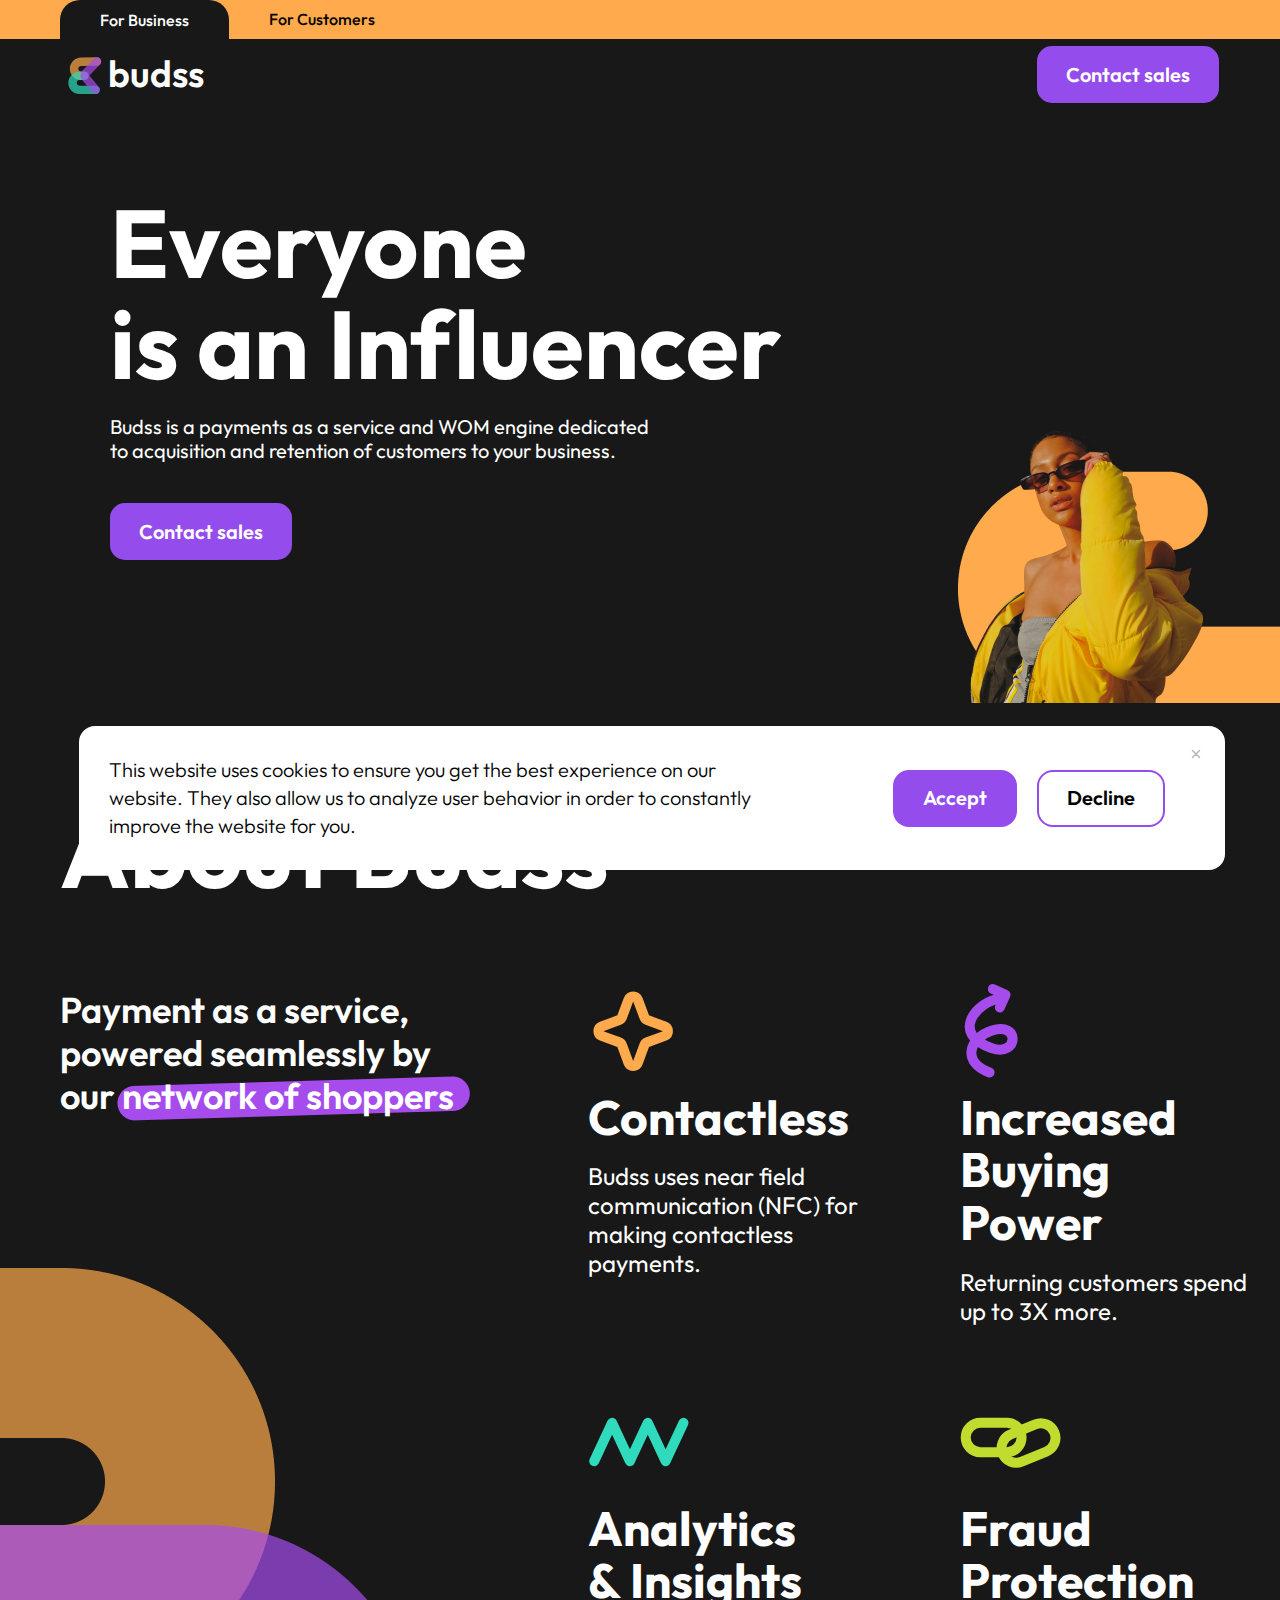
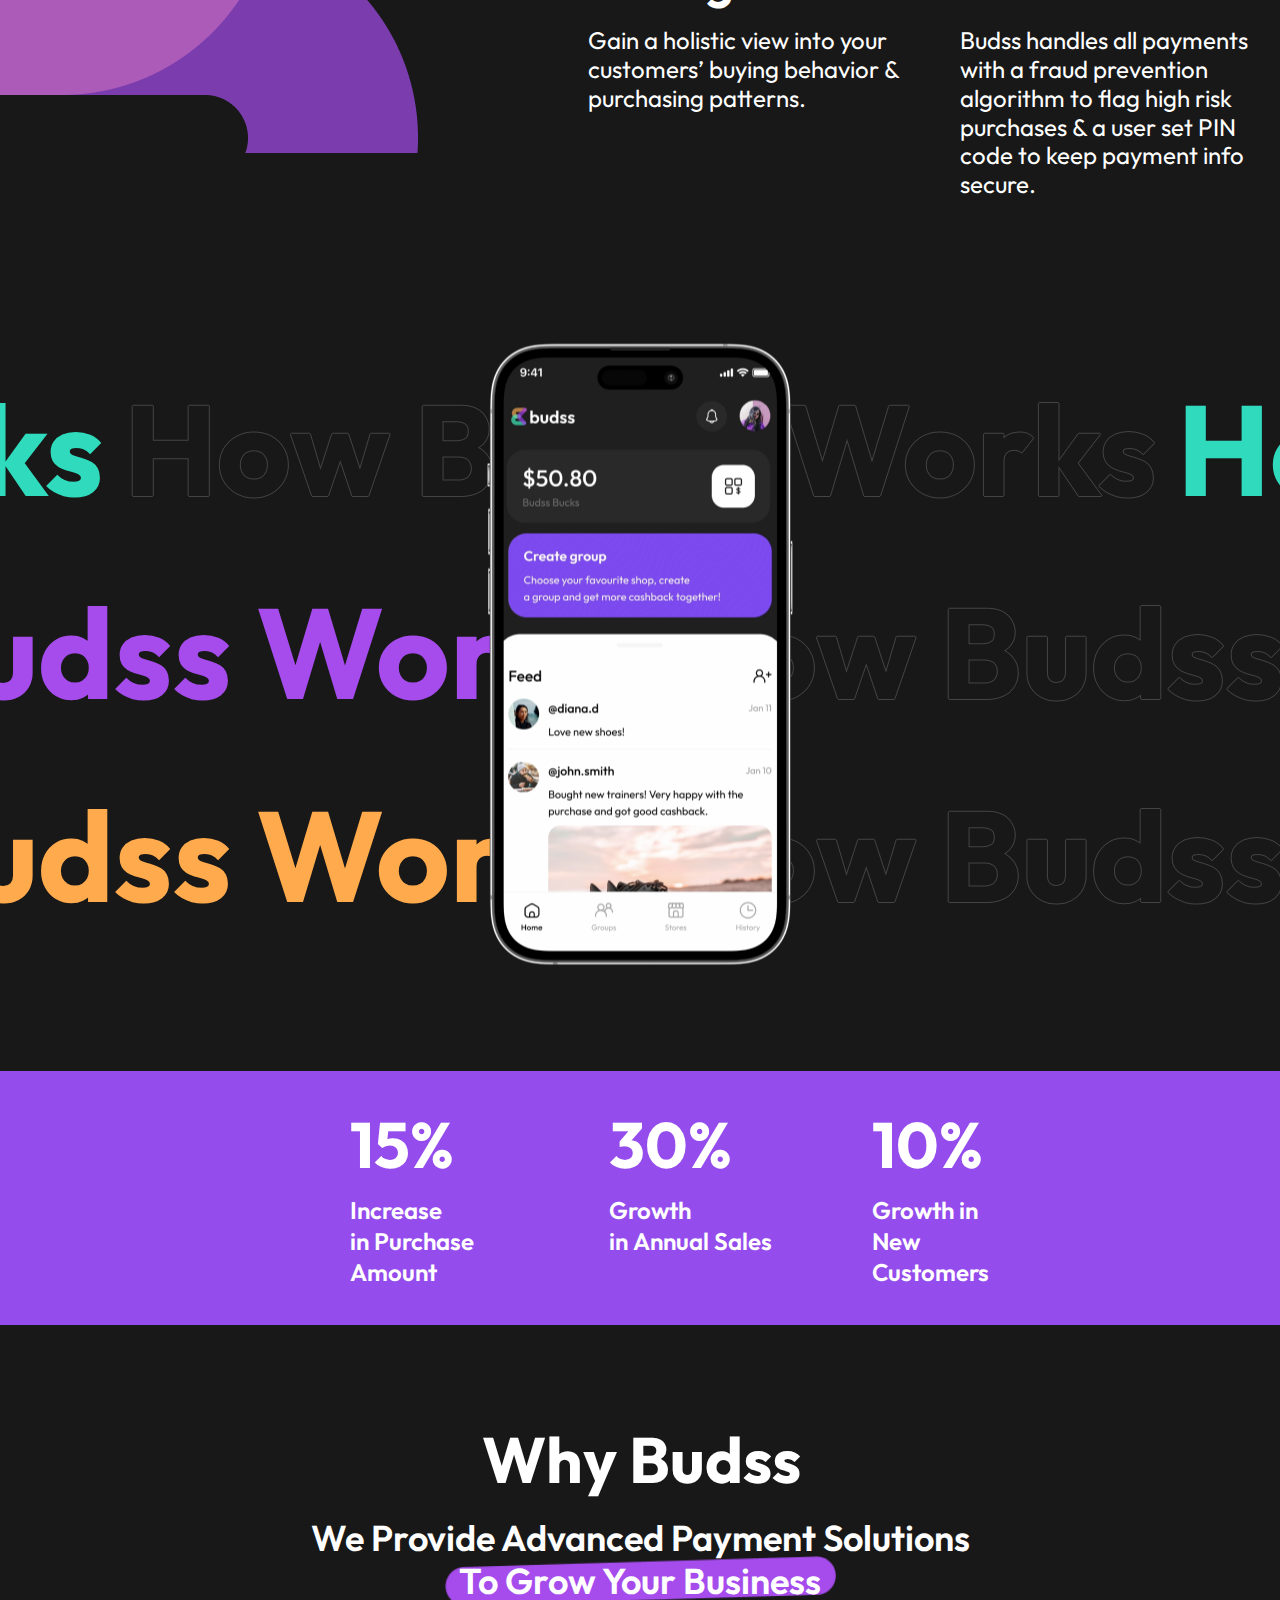
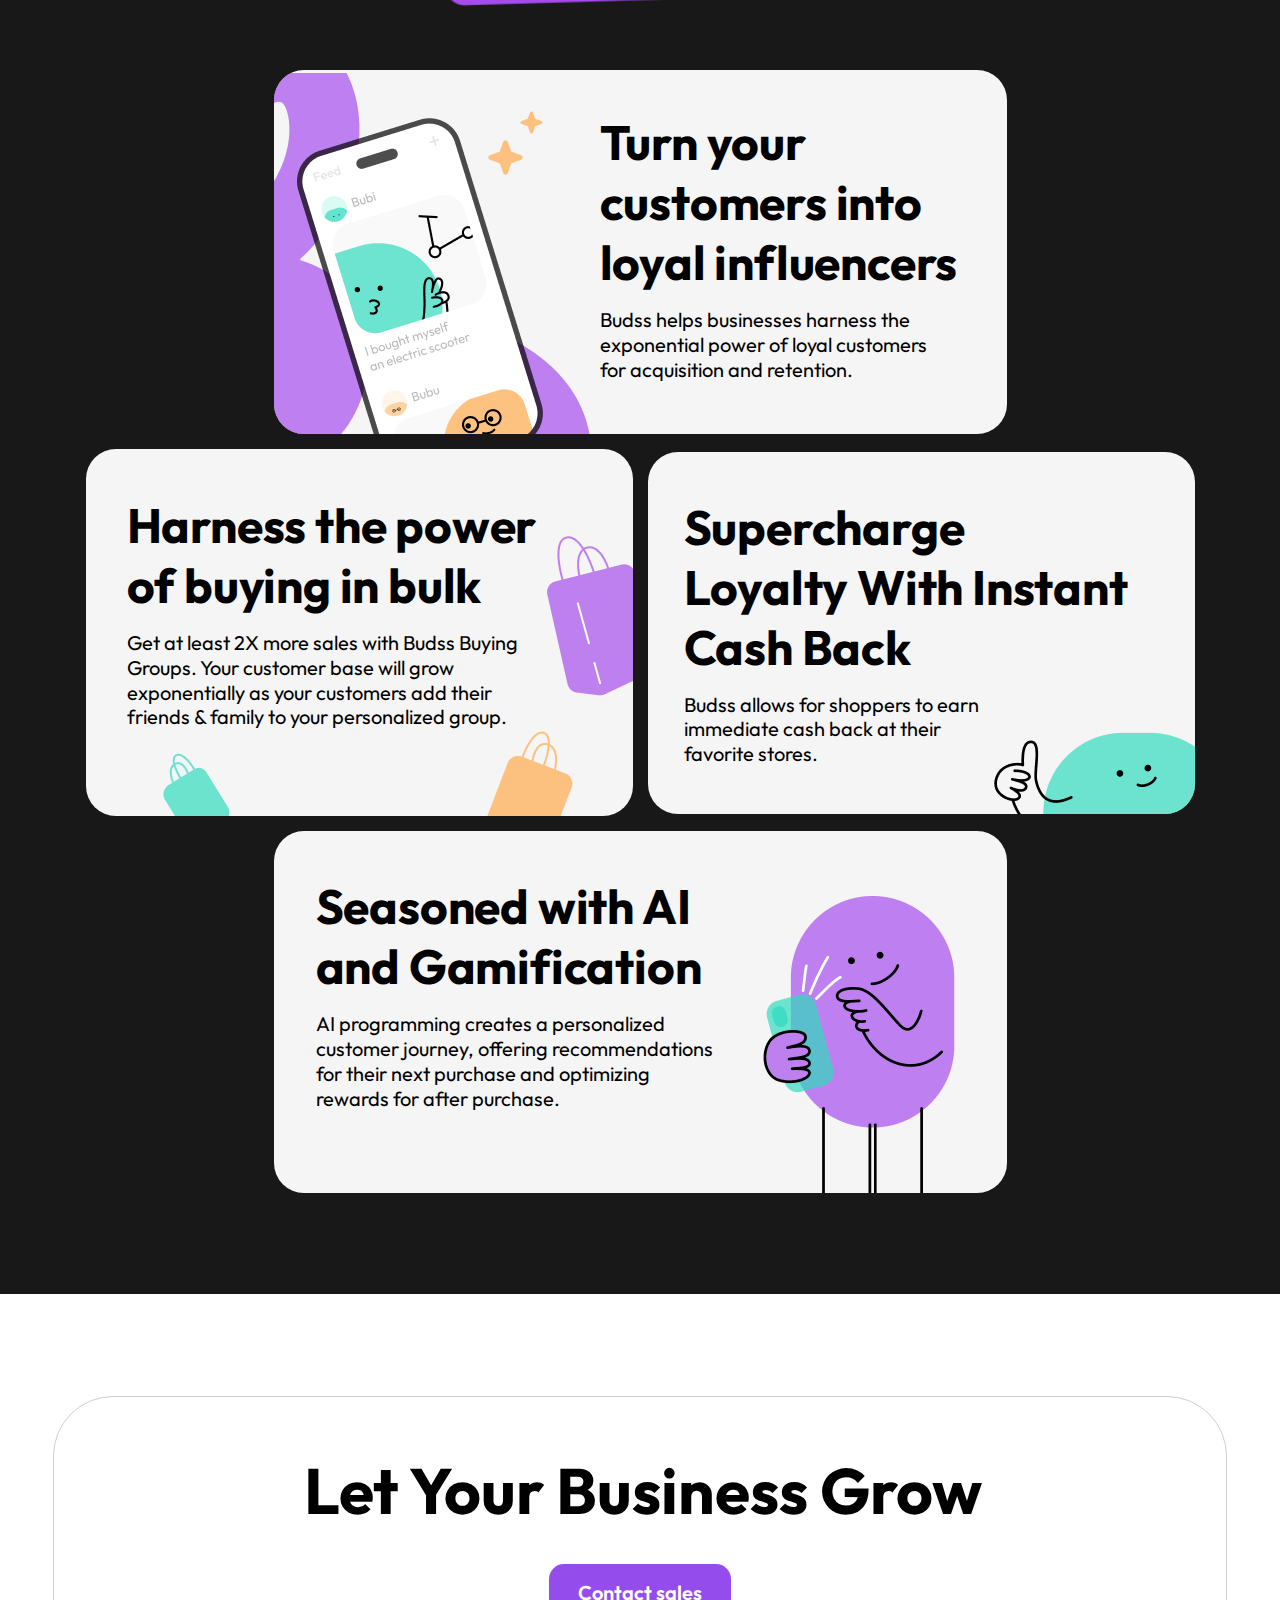
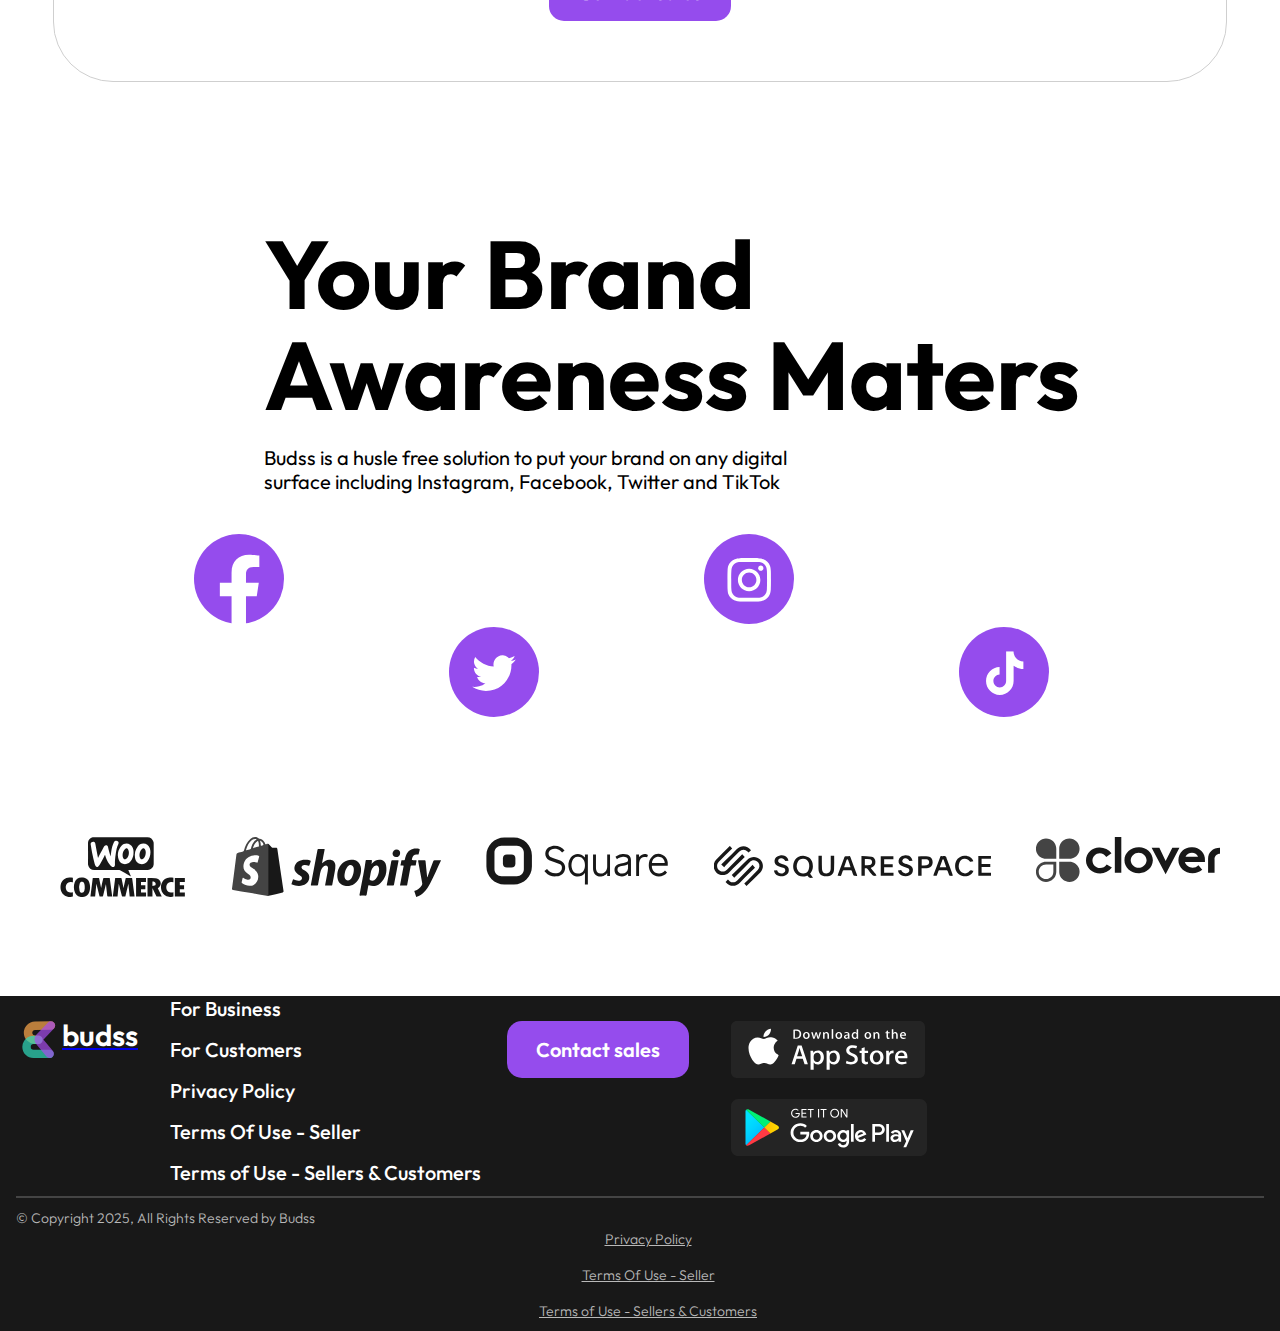
<file: index.html>
<!DOCTYPE html>
<html lang="en">
  <head>
    <meta charset="UTF-8" />
    <meta name="viewport" content="width=device-width, initial-scale=1.0" />
    <link rel="stylesheet" href="./styles/index.css" />
    <title>Budds</title>
  </head>
  <body class="root">
    <div class="content">
      <header class="header">
        <nav class="header__navigation">
          <ul class="header__navigation-list">
            <li class="header__navigation-item header__navigation-item_active"><a href="#" class="header__navigation-item-link header__navigation-item-link_active">For Business</a></li>
            <li class="header__navigation-item"><a href="#" class="header__navigation-item-link">For Customers</a></li>
          </ul>
        </nav>
        <div class="header__menu">
          <div class="header__menu-container">
            <a href="#">
              <picture>
                <source srcset="static/header-logo-large.svg" media="(min-width: 1000px)" />
                <img class="header__menu-logo" src="static/header-logo.svg" alt="Website logo" />
              </picture>
            </a>
            <h1 class="header__menu-name">budss</h1>
          </div>
          <button class="header__menu-toggle" aria-label="Open menu"></button>
          <button class="header__button">Contact sales</button>
        </div>
      </header>
      <main class="main main_active-fixed">
        <section class="hero">
          <div class="hero__container">
            <h2 class="hero__title">
              Everyone<br />
              is an Influencer
            </h2>
            <p class="hero__subtitle">Budss is a payments as a service and WOM engine dedicated to acquisition and retention of customers to your business.</p>
            <button class="hero__button">Contact sales</button>
          </div>
          <div class="hero__image-container">
            <picture>
              <source srcset="/static/hero-vector-large.png" media="(min-width: 1340px)" />
              <img class="hero__image-vector" src="static/hero-vector.png" alt="Figure" />
            </picture>
            <picture>
              <source srcset="/static/hero-large.png" media="(min-width: 1340px)" />
              <img class="hero__image" src="static/hero.png" alt="Photo of a girl" />
            </picture>
          </div>
        </section>
        <section class="about">
          <div class="about__container-title">
            <h2 class="about__title">About Budss</h2>
          </div>
          <div class="about__container-content">
            <div class="about__container-content-description">
              <p class="about__paragraph">Payment as a service, powered seamlessly by our network of shoppers</p>
              <img class="about__figure" src="static/about-figure.png" alt="Figure" />
            </div>
            <div class="about__container-items">
              <div class="about__container-item">
                <div class="about__container-figure">
                  <img class="about__item-figure" src="static/about-contactless-figure.svg" alt="Star Shape" />
                </div>
                <h3 class="about__item-title">Contactless</h3>
                <p class="about__item-subtitle">Budss uses near field communication (NFC) for making contactless payments.</p>
              </div>
              <div class="about__container-item">
                <div class="about__container-figure">
                  <img class="about__item-figure" src="static/about-buyingPower-figure.svg" alt="Arrow Shape" />
                </div>
                <h3 class="about__item-title">Increased Buying Power</h3>
                <p class="about__item-subtitle">Returning customers spend up to 3X more.</p>
              </div>
              <div class="about__container-item">
                <div class="about__container-figure">
                  <img class="about__item-figure" src="static/about-Analytics-figure.svg" alt="Analytics Shape" />
                </div>
                <h3 class="about__item-title">Analytics & Insights</h3>
                <p class="about__item-subtitle">Gain a holistic view into your customers’ buying behavior & purchasing patterns.</p>
              </div>
              <div class="about__container-item">
                <div class="about__container-figure">
                  <img class="about__item-figure" src="static/about-Fraud-figure.svg" alt="Paper Clip Shape" />
                </div>
                <h3 class="about__item-title">Fraud Protection</h3>
                <p class="about__item-subtitle">Budss handles all payments with a fraud prevention algorithm to flag high risk purchases & a user set PIN code to keep payment info secure.</p>
              </div>
            </div>
          </div>
        </section>
        <div class="mobile-app">
          <div class="mobile-app__container">
            <span class="mobile-app__text mobile-app__text_first">How Budss Works</span>
            <span class="mobile-app__text mobile-app__text_transparent">How Budss Works</span>
            <span class="mobile-app__text mobile-app__text_first">How Budss Works</span>
            <span class="mobile-app__text mobile-app__text_transparent">How Budss Works</span>
            <span class="mobile-app__text mobile-app__text_first">How Budss Works</span>
            <span class="mobile-app__text mobile-app__text_transparent">How Budss Works</span>
            <span class="mobile-app__text mobile-app__text_first">How Budss Works</span>
          </div>
          <div class="mobile-app__container">
            <span class="mobile-app__text mobile-app__text_second">How Budss Works</span>
            <span class="mobile-app__text mobile-app__text_transparent">How Budss Works</span>
            <span class="mobile-app__text mobile-app__text_second">How Budss Works</span>
            <span class="mobile-app__text mobile-app__text_transparent">How Budss Works</span>
            <span class="mobile-app__text mobile-app__text_second">How Budss Works</span>
            <span class="mobile-app__text mobile-app__text_transparent">How Budss Works</span>
          </div>
          <div class="mobile-app__container">
            <span class="mobile-app__text mobile-app__text_third">How Budss Works</span>
            <span class="mobile-app__text mobile-app__text_transparent">How Budss Works</span>
            <span class="mobile-app__text mobile-app__text_third">How Budss Works</span>
            <span class="mobile-app__text mobile-app__text_transparent">How Budss Works</span>
            <span class="mobile-app__text mobile-app__text_third">How Budss Works</span>
            <span class="mobile-app__text mobile-app__text_transparent">How Budss Works</span>
          </div>
          <picture>
            <source srcset="/static/mobile-img-large.png" media="(min-width: 1000px)" />
            <img class="mobile-app__image" src="/static/mobile-img.png" alt="Screenshot of the Budss mobile app" />
          </picture>
        </div>
        <div class="statistics">
          <div class="statistics__container">
            <span class="statistics__percent">15%</span>
            <p class="statistics__info">Increase in Purchase Amount</p>
          </div>
          <div class="statistics__container">
            <span class="statistics__percent">30%</span>
            <p class="statistics__info">Growth in Annual Sales</p>
          </div>
          <div class="statistics__container">
            <span class="statistics__percent">10%</span>
            <p class="statistics__info">Growth in New Customers</p>
          </div>
        </div>
        <section class="card-zone">
          <div class="card-zone__container">
            <h2 class="card-zone__title">Why Budss</h2>
            <div class="card-zone__container-subtitle">
              <p class="card-zone__subtitle">We Provide Advanced Payment Solutions To Grow Your Business</p>
            </div>
          </div>
          <div class="card-zone__container-cards">
            <div class="card-zone__container-card">
              <div class="card-zone__container-description">
                <h3 class="card-zone__card-title">Turn your customers into loyal influencers</h3>
                <p class="card-zone__card-subtitle">Budss helps businesses harness the exponential power of loyal customers for acquisition and retention.</p>
              </div>
              <div class="card-zone__container-image">
                <picture>
                  <source srcset="static/first-card-image-large.png" media="(min-width: 1000px)" />
                  <img class="card-zone__image-first" src="static/first-card-image.png" alt="Mobile application with figures" />
                </picture>
              </div>
            </div>
            <div class="card-zone__container-card">
              <div class="card-zone__container-description">
                <h3 class="card-zone__card-title">Harness the power of buying in bulk</h3>
                <p class="card-zone__card-subtitle">Get at least 2X more sales with Budss Buying Groups. Your customer base will grow exponentially as your customers add their friends & family to your personalized group.</p>
              </div>
              <div class="card-zone__container-image">
                <picture>
                  <source srcset="static/second-card-image-left-large.png" media="(min-width: 1000px)" />
                  <img class="card-zone__image-second card-zone__image-second_first" src="static/second-card-image-left.svg" alt="Shopping Package" />
                </picture>
                <picture>
                  <source srcset="static/second-card-image-middle-large.png" media="(min-width: 1000px)" />
                  <img class="card-zone__image-second card-zone__image-second_second" src="static/second-card-image-middle.svg" alt="Shopping Package" />
                </picture>
                <picture>
                  <source srcset="static/second-card-image-right-large.png" media="(min-width: 1000px)" />
                  <img class="card-zone__image-second card-zone__image-second_third" src="static/second-card-image-right.svg" alt="Shopping Package" />
                </picture>
              </div>
            </div>
            <div class="card-zone__container-card">
              <div class="card-zone__container-description">
                <h3 class="card-zone__card-title">Supercharge Loyalty With Instant Cash Back</h3>
                <p class="card-zone__card-subtitle">Budss allows for shoppers to earn immediate cash back at their favorite stores.</p>
              </div>
              <div class="card-zone__container-image">
                <picture>
                  <source srcset="static/third-card-image-large.png" media="(min-width: 1000px)" />
                  <img class="card-zone__image-third" src="static/third-card-image.svg" alt="A face with a raised finger up" />
                </picture>
              </div>
            </div>
            <div class="card-zone__container-card">
              <div class="card-zone__container-description">
                <h3 class="card-zone__card-title">Seasoned with AI and Gamification</h3>
                <p class="card-zone__card-subtitle">AI programming creates a personalized customer journey, offering recommendations for their next purchase and optimizing rewards for after purchase.</p>
              </div>
              <div class="card-zone__container-image">
                <picture>
                  <source srcset="static/fourth-card-img-large.png" media="(min-width: 1000px)" />
                  <img class="card-zone__image-fourth" src="static/fourth-card-img.svg" alt="A painted creature with a phone" />
                </picture>
              </div>
            </div>
          </div>
        </section>
        <section class="business">
          <div class="business__container-head">
            <h2 class="business__title">Let Your Business Grow</h2>
            <button class="business__button">Contact sales</button>
          </div>
          <div class="business__container-social">
            <div class="business__container-social-title">
              <h3 class="business__social-title">Your Brand Awareness Maters</h3>
              <p class="business__social-subtitle">Budss is a husle free solution to put your brand on any digital surface including Instagram, Facebook, Twitter and TikTok</p>
            </div>
            <ul class="business__social-network">
              <li class="business__social-network-item">
                <a href="#" target="_blank" title="Facebook"><img class="business__social-network-image" src="static/facebook-original.svg" alt="Facebook logo" /></a>
              </li>
              <li class="business__social-network-item">
                <a href="#" target="_blank" title="Twitter"><img class="business__social-network-image" src="static/twitter-original.svg" alt="Twitter logo" /></a>
              </li>
              <li class="business__social-network-item">
                <a href="#" target="_blank" title="Instagram"><img class="business__social-network-image" src="static/instagram-negative.svg" alt="Instagram logo" /></a>
              </li>
              <li class="business__social-network-item">
                <a href="#" target="_blank" title="TikTok"><img class="business__social-network-image" src="static/tik-tok-negative.svg" alt="TikTok logo" /></a>
              </li>
            </ul>
          </div>
          <ul class="business__partners">
            <li class="business__partners-item">
              <picture>
                <source srcset="static/woo-large.svg" media="(min-width: 1280px)" />
                <img class="business__partners-image" src="static/woo.svg" alt="Woo commerce logo" />
              </picture>
            </li>
            <li class="business__partners-item">
              <picture>
                <source srcset="static/shopify-large.svg" media="(min-width: 1280px)" />
                <img class="business__partners-image" src="static/shopify.svg" alt="Shopify logo" />
              </picture>
            </li>
            <li class="business__partners-item">
              <picture>
                <source srcset="static/square-large.svg" media="(min-width: 1280px)" />
                <img class="business__partners-image" src="static/square.svg" alt="Square logo" />
              </picture>
            </li>
            <li class="business__partners-item">
              <picture>
                <source srcset="static/square-space-large.svg" media="(min-width: 1280px)" />
                <img class="business__partners-image" src="static/square-space.svg" alt="SquareSpace logo" />
              </picture>
            </li>
            <li class="business__partners-item">
              <picture>
                <source srcset="static/clover-large.svg" media="(min-width: 1280px)" />
                <img class="business__partners-image" src="static/clover.svg" alt="Clover logo" />
              </picture>
            </li>
          </ul>
        </section>
      </main>
      <footer class="footer">
        <div class="footer__container">
          <div class="footer__logo-container">
            <a href="#">
              <picture>
                <source srcset="static/header-logo-large.svg" media="(min-width: 1000px)" />
                <img class="footer__logo" src="static/header-logo.svg" alt="Website logo" />
              </picture>
            </a>
            <a href="#">
              <h4 class="footer__name">budss</h4>
            </a>
          </div>
          <nav class="footer__nav">
            <ul class="footer__list">
              <li class="footer__item"><a class="footer__item-text">For Business</a></li>
              <li class="footer__item"><a class="footer__item-text">For Customers</a></li>
              <li class="footer__item"><a class="footer__item-text">Privacy Policy</a></li>
              <li class="footer__item"><a class="footer__item-text">Terms Of Use - Seller</a></li>
              <li class="footer__item"><a class="footer__item-text">Terms of Use - Sellers & Customers</a></li>
            </ul>
          </nav>
          <div class="footer__container-button">
            <button class="footer__button">Contact sales</button>
          </div>
          <ul class="footer__list-app">
            <li>
              <a href="#" target="_blank" title="AppStore"><img class="footer__item-app" src="static/appstore.svg" alt="Link AppStore" /></a>
            </li>
            <li>
              <a href="#" target="_blank" title="GooglePlay"><img class="footer__item-app" src="static/googleplay.svg" alt="Link Google Play" /></a>
            </li>
          </ul>
        </div>
        <div class="footer__container-copyright">
          <p class="footer__copyright">&copy; Copyright 2025, All Rights Reserved by Budss</p>
          <ul class="footer__list footer__list_active">
            <li class="footer__list-active"><a class="footer__item-text-active">Privacy Policy</a></li>
            <li class="footer__list-active"><a class="footer__item-text-active">Terms Of Use - Seller</a></li>
            <li class="footer__list-active"><a class="footer__item-text-active">Terms of Use - Sellers & Customers</a></li>
          </ul>
        </div>
      </footer>
    </div>
    <div class="popup popup_cookie popup_cookie_active">
      <button type="button" class="popup__cookie-close"></button>
      <form class="popup__cookie-form">
        <p class="popup__cookie-description">This website uses cookies to ensure you get the best experience on our website. They also allow us to analyze user behavior in order to constantly improve the website for you.</p>
        <div class="popup__cookie-button-container">
          <button type="button" class="popup__cookie-accept">Accept</button>
          <button type="button" class="popup__cookie-decline">Decline</button>
        </div>
      </form>
    </div>
    <div class="popup popup_contacts">
      <button class="popup__contacts-close"></button>
      <form class="popup__contacts-form">
        <div class="popup__contacts-container">
          <label class="popup__contacts-field" for="Name">Name<span class="popup__contacts-asterisk"> *</span></label>
          <input class="popup__contacts-input" name="Name" id="Name" placeholder="Enter name" required />
          <span class="popup__contacts-error">This field is required.</span>
        </div>
        <div class="popup__contacts-container">
          <label class="popup__contacts-field" for="Email">Email<span class="popup__contacts-asterisk"> *</span></label>
          <input class="popup__contacts-input" name="Email" id="Email" placeholder="Enter email" required />
          <span class="popup__contacts-error">This field is required.</span>
        </div>
        <div class="popup__contacts-container popup__contacts-container_phone">
          <label class="popup__contacts-field" for="Phone">Phone number<span class="popup__contacts-asterisk"> *</span></label>
          <div class="popup__contacts-phone-container">
            <input class="popup__contacts-phone" name="Phone" id="Phone" placeholder="+1 900 000 00 00" required />
          </div>
          <span class="popup__contacts-error">This field is required.</span>
        </div>
        <div class="popup__contacts-container">
          <label class="popup__contacts-field" for="Company">Company</label>
          <input class="popup__contacts-input" name="Company" id="Company" placeholder="Enter company" />
        </div>
        <div class="popup__contacts-container">
          <label class="popup__contacts-field" for="Website">Website/Store URL</label>
          <input class="popup__contacts-input" name="Website" id="Website" placeholder="Enter Website/Store URL" />
        </div>
        <span class="popup__contacts-error-main">Please fill in all required fields</span>
        <div class="popup__contacts-container">
          <p class="popup__contacts-agreement">By submitting this form you are agreeing to Budss’s <a href="#" target="_blank">Privacy Policy</a> and <a href="#" target="_blank">Terms of Use</a></p>
        </div>
        <button class="popup__contacts-submit popup__button-disabled">Contact sales</button>
      </form>
    </div>
    <div class="popup popup_success">
      <button class="popup__success-close"></button>
      <picture>
        <source srcset="/static/success-image-large.png" media="(min-width: 1000px)" />
        <img src="/static/success-image.svg" class="popup__success-image" alt="A painted man with a finger up" />
      </picture>
      <h4 class="popup__success-title">Thank you!</h4>
      <p class="popup__success-subtitle">Thank you, we have received your application and will contact you soon!</p>
      <button class="popup__success-button">Super!</button>
    </div>
    <div class="popup popup_burger">
      <button class="popup__burger-close"></button>
      <button class="popup__burger-button">Contact sales</button>
      <nav class="popup__burger-container">
        <ul class="popup__burger-list">
          <li class="popup__burger-item"><a href="#" class="popup__burger-link" target="_blank">For Business</a></li>
          <li class="popup__burger-item"><a href="#" class="popup__burger-link" target="_blank">For Customers</a></li>
          <li class="popup__burger-item"><a href="#" class="popup__burger-link" target="_blank">Privacy Policy</a></li>
          <li class="popup__burger-item"><a href="#" class="popup__burger-link" target="_blank">Terms Of Use - Seller</a></li>
          <li class="popup__burger-item"><a href="#" class="popup__burger-link" target="_blank">Terms of Use - Sellers & Customers</a></li>
        </ul>
      </nav>
    </div>
    <script src="./scripts/scripts.js"></script>
  </body>
</html>
</file>
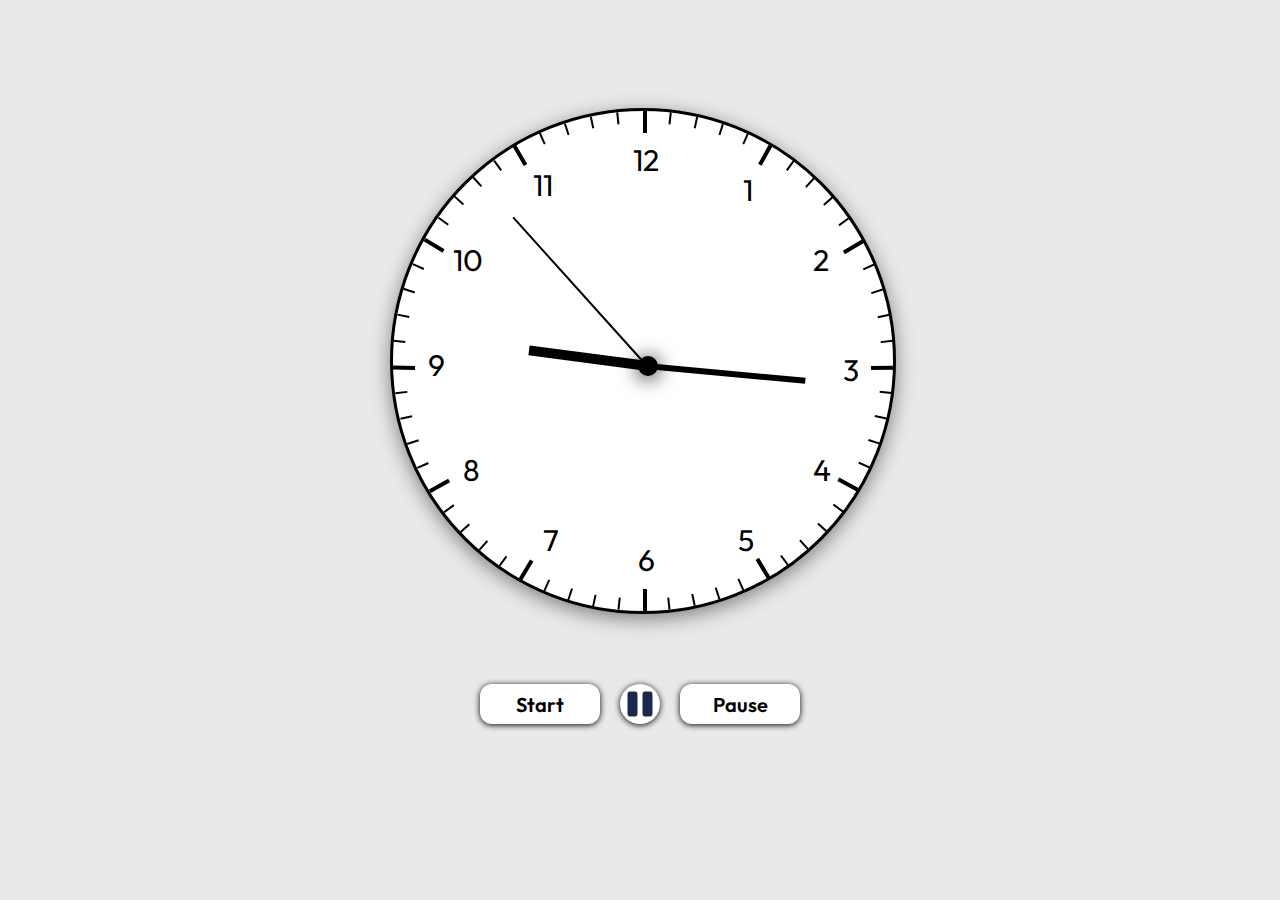
<file: clock.html>
<!DOCTYPE html>
<html lang="en">
  <head>
    <meta charset="UTF-8" />
    <meta name="viewport" content="width=device-width, initial-scale=1.0" />
    <link rel="stylesheet" href="./clock-styles/index.css" />
    <title>Clock</title>
  </head>
  <body class="root">
    <main class="main">
      <div class="clock">
        <ul class="clock__ticks-hours"></ul>
        <ul class="clock__ticks-minutes"></ul>
        <ul class="clock__ticks-numbers">
          <li class="clock__ticks-number">12</li>
          <li class="clock__ticks-number">1</li>
          <li class="clock__ticks-number">2</li>
          <li class="clock__ticks-number">3</li>
          <li class="clock__ticks-number">4</li>
          <li class="clock__ticks-number">5</li>
          <li class="clock__ticks-number">6</li>
          <li class="clock__ticks-number">7</li>
          <li class="clock__ticks-number">8</li>
          <li class="clock__ticks-number">9</li>
          <li class="clock__ticks-number">10</li>
          <li class="clock__ticks-number">11</li>
        </ul>
        <div class="clock__ticks-center"></div>
        <div class="clock__ticks-arrows">
          <div class="clock__ticks-arrow-hour"></div>
          <div class="clock__ticks-arrow-minute"></div>
          <div class="clock__ticks-arrow-sec"></div>
        </div>
      </div>
      <div class="buttons">
        <button id="start" class="button">Start</button>
        <div class="buttons__status"></div>
        <button id="pause" class="button">Pause</button>
      </div>
    </main>
    <script src="./clock-scripts/scripts.js"></script>
  </body>
</html>
</file>
<file: clock-styles/index.css>
@import url(../assets/fonts.css);

ul {
  padding: 0;
  margin: 0;
}

li {
  list-style: none;
}

.root {
  font-family: 'Outfit', Arial, Helvetica, sans-serif;
  display: flex;
  flex-direction: column;
  justify-content: center;
  align-items: center;
  background: rgb(235, 232, 232);
}

.main {
  margin-top: 100px;
  width: 500px;
  height: 600px;
}

.clock {
  position: relative;
  width: 100%;
  height: 500px;
  border: 3px solid #000;
  border-radius: 50%;
  background: #ffffff;
  box-shadow: 0 5px 20px gray;
}

.clock__ticks-hours {
  position: absolute;
  width: 100%;
  height: 100%;
}

.clock__ticks-hour {
  position: absolute;
  width: 4px;
  height: 22px;
  background-color: #000;
  top: 50%;
  left: 50%;
  transform-origin: center;
}

.clock__ticks-hour:nth-child(1) {
  transform: rotate(0deg) translateY(-250px);
}

.clock__ticks-hour:nth-child(2) {
  transform: rotate(29deg) translateY(-248px);
}

.clock__ticks-hour:nth-child(3) {
  transform: rotate(59deg) translateY(-243px);
}

.clock__ticks-hour:nth-child(4) {
  transform: rotate(89deg) translateY(-237px);
}

.clock__ticks-hour:nth-child(5) {
  transform: rotate(119deg) translateY(-232px);
}

.clock__ticks-hour:nth-child(6) {
  transform: rotate(149deg) translateY(-229px);
}

.clock__ticks-hour:nth-child(7) {
  transform: rotate(180deg) translateY(-228px);
}

.clock__ticks-hour:nth-child(8) {
  transform: rotate(211deg) translateY(-231px);
}

.clock__ticks-hour:nth-child(9) {
  transform: rotate(241deg) translateY(-235px);
}

.clock__ticks-hour:nth-child(10) {
  transform: rotate(271deg) translateY(-241px);
}

.clock__ticks-hour:nth-child(11) {
  transform: rotate(301deg) translateY(-246px);
}

.clock__ticks-hour:nth-child(12) {
  transform: rotate(330deg) translateY(-250px);
}

.clock__ticks-minutes {
  position: absolute;
  width: 100%;
  height: 100%;
}

.clock__ticks-minute {
  position: absolute;
  top: 50%;
  left: 50%;
  width: 2px;
  height: 12px;
  background-color: #000;
  top: 50%;
  left: 50%;
  transform-origin: center;
}

.clock__ticks-minute:nth-child(1) {
  transform: rotate(6deg) translateY(-250px);
}
.clock__ticks-minute:nth-child(2) {
  transform: rotate(12deg) translateY(-250px);
}
.clock__ticks-minute:nth-child(3) {
  transform: rotate(18deg) translateY(-250px);
}
.clock__ticks-minute:nth-child(4) {
  transform: rotate(24deg) translateY(-250px);
}

.clock__ticks-minute:nth-child(5) {
  transform: rotate(36deg) translateY(-249px);
}
.clock__ticks-minute:nth-child(6) {
  transform: rotate(42deg) translateY(-248px);
}
.clock__ticks-minute:nth-child(7) {
  transform: rotate(48deg) translateY(-248px);
}
.clock__ticks-minute:nth-child(8) {
  transform: rotate(54deg) translateY(-247px);
}

.clock__ticks-minute:nth-child(9) {
  transform: rotate(66deg) translateY(-246px);
}
.clock__ticks-minute:nth-child(10) {
  transform: rotate(72deg) translateY(-245px);
}
.clock__ticks-minute:nth-child(11) {
  transform: rotate(78deg) translateY(-245px);
}
.clock__ticks-minute:nth-child(12) {
  transform: rotate(84deg) translateY(-244px);
}

.clock__ticks-minute:nth-child(13) {
  transform: rotate(96deg) translateY(-243px);
}
.clock__ticks-minute:nth-child(14) {
  transform: rotate(102deg) translateY(-242px);
}
.clock__ticks-minute:nth-child(15) {
  transform: rotate(108deg) translateY(-242px);
}
.clock__ticks-minute:nth-child(16) {
  transform: rotate(114deg) translateY(-241px);
}

.clock__ticks-minute:nth-child(17) {
  transform: rotate(126deg) translateY(-240px);
}
.clock__ticks-minute:nth-child(18) {
  transform: rotate(132deg) translateY(-240px);
}
.clock__ticks-minute:nth-child(19) {
  transform: rotate(138deg) translateY(-239px);
}
.clock__ticks-minute:nth-child(20) {
  transform: rotate(144deg) translateY(-239px);
}

.clock__ticks-minute:nth-child(21) {
  transform: rotate(156deg) translateY(-238px);
}
.clock__ticks-minute:nth-child(22) {
  transform: rotate(162deg) translateY(-238px);
}
.clock__ticks-minute:nth-child(23) {
  transform: rotate(168deg) translateY(-238px);
}
.clock__ticks-minute:nth-child(24) {
  transform: rotate(174deg) translateY(-238px);
}
.clock__ticks-minute:nth-child(25) {
  transform: rotate(186deg) translateY(-238px);
}
.clock__ticks-minute:nth-child(26) {
  transform: rotate(192deg) translateY(-239px);
}
.clock__ticks-minute:nth-child(27) {
  transform: rotate(198deg) translateY(-239px);
}
.clock__ticks-minute:nth-child(28) {
  transform: rotate(204deg) translateY(-239px);
}

.clock__ticks-minute:nth-child(29) {
  transform: rotate(216deg) translateY(-240px);
}
.clock__ticks-minute:nth-child(30) {
  transform: rotate(222deg) translateY(-240px);
}
.clock__ticks-minute:nth-child(31) {
  transform: rotate(228deg) translateY(-241px);
}
.clock__ticks-minute:nth-child(32) {
  transform: rotate(234deg) translateY(-241px);
}

.clock__ticks-minute:nth-child(33) {
  transform: rotate(246deg) translateY(-242px);
}
.clock__ticks-minute:nth-child(34) {
  transform: rotate(252deg) translateY(-243px);
}
.clock__ticks-minute:nth-child(35) {
  transform: rotate(258deg) translateY(-243px);
}
.clock__ticks-minute:nth-child(36) {
  transform: rotate(264deg) translateY(-244px);
}

.clock__ticks-minute:nth-child(37) {
  transform: rotate(276deg) translateY(-246px);
}
.clock__ticks-minute:nth-child(38) {
  transform: rotate(282deg) translateY(-246px);
}
.clock__ticks-minute:nth-child(39) {
  transform: rotate(288deg) translateY(-247px);
}
.clock__ticks-minute:nth-child(40) {
  transform: rotate(294deg) translateY(-247px);
}

.clock__ticks-minute:nth-child(41) {
  transform: rotate(306deg) translateY(-248px);
}
.clock__ticks-minute:nth-child(42) {
  transform: rotate(312deg) translateY(-249px);
}
.clock__ticks-minute:nth-child(43) {
  transform: rotate(318deg) translateY(-249px);
}
.clock__ticks-minute:nth-child(44) {
  transform: rotate(324deg) translateY(-249px);
}

.clock__ticks-minute:nth-child(45) {
  transform: rotate(336deg) translateY(-250px);
}
.clock__ticks-minute:nth-child(46) {
  transform: rotate(342deg) translateY(-250px);
}
.clock__ticks-minute:nth-child(47) {
  transform: rotate(348deg) translateY(-250px);
}
.clock__ticks-minute:nth-child(48) {
  transform: rotate(354deg) translateY(-250px);
}

.clock__ticks-numbers {
  position: absolute;
  width: 100%;
  height: 100%;
}

.clock__ticks-number {
  position: absolute;
  font-size: 30px;
  top: 50%;
  left: 50%;
  transform-origin: center;
}

.clock__ticks-number:nth-child(1) {
  transform: translateY(-220px) translateX(-10px);
}

.clock__ticks-number:nth-child(2) {
  transform: translateY(-190px) translateX(100px);
}
.clock__ticks-number:nth-child(3) {
  transform: translateY(-120px) translateX(170px);
}
.clock__ticks-number:nth-child(4) {
  transform: translateY(-10px) translateX(200px);
}
.clock__ticks-number:nth-child(5) {
  transform: translateY(90px) translateX(170px);
}
.clock__ticks-number:nth-child(6) {
  transform: translateY(160px) translateX(95px);
}
.clock__ticks-number:nth-child(7) {
  transform: translateY(180px) translateX(-5px);
}
.clock__ticks-number:nth-child(8) {
  transform: translateY(160px) translateX(-100px);
}
.clock__ticks-number:nth-child(9) {
  transform: translateY(90px) translateX(-180px);
}
.clock__ticks-number:nth-child(10) {
  transform: translateY(-15px) translateX(-215px);
}
.clock__ticks-number:nth-child(11) {
  transform: translateY(-120px) translateX(-190px);
}
.clock__ticks-number:nth-child(12) {
  transform: translateY(-195px) translateX(-110px);
}

.clock__ticks-center {
  position: absolute;
  left: 49%;
  top: 49%;
  width: 20px;
  height: 20px;
  background: #000;
  border-radius: 50%;
  box-shadow: 0 2px 20px #000;
}

.clock__ticks-arrow-hour {
  position: absolute;
  left: 50%;
  bottom: 49%;
  width: 10px;
  height: 120px;
  background: #000;
  transform-origin: center bottom;
}

.clock__ticks-arrow-minute {
  position: absolute;
  left: 50%;
  bottom: 49%;
  width: 6px;
  height: 160px;
  background: #000;
  transform-origin: center bottom;
}

.clock__ticks-arrow-sec {
  position: absolute;
  left: 50.6%;
  bottom: 49%;
  width: 2px;
  height: 200px;
  background: #000;
  transform-origin: center bottom;
  transform: rotate(0deg);
}

.buttons {
  display: flex;
  flex-direction: row;
  justify-content: center;
  align-items: center;
  gap: 20px;
  margin-top: 70px;
}

.button {
  font-family: 'Outfit', Arial, Helvetica, sans-serif;
  font-weight: 600;
  font-size: 20px;
  color: #000;
  background: #ffffff;
  width: 120px;
  height: 40px;
  border-radius: 12px;
  border: none;
  box-shadow: 0 1px 6px #000;
  cursor: pointer;
}

.button:hover {
  transform: scale(1.05);
  box-shadow: 0 2px 10px #000;
  background: #eceaee;
}

.buttons__status {
  width: 40px;
  height: 40px;
  border-radius: 50%;
  border: none;
  background: #ffffff;
  background-image: url(../clock-static/pause.svg);
  background-repeat: no-repeat;
  background-size: 30px 30px;
  background-position: center;
  box-shadow: 0 1px 6px #000;
}
</file>
<file: styles/index.css>
/* global styles */
@import url(../assets/normalize.css);
@import url(../assets/fonts.css);
/* root styles */
@import url(./root/root.css);
/* header styles */
@import url(./header/header.css);
@import url(./header/__button/header__button.css);
@import url(./header/__menu-container/header__menu-container.css);
@import url(./header/__menu-icon-bar/header__menu-icon-bar.css);
@import url(./header/__menu-logo/header__menu-logo.css);
@import url(./header/__menu-name/header__menu-name.css);
@import url(./header/__menu-toggle/header__menu-toggle.css);
@import url(./header/__menu/header__menu.css);
@import url(./header/__menu/_fixed/header__menu_fixed.css);
@import url(./header/__navigation-item-link/header__navigation-item-link.css);
@import url(./header/__navigation-item/header__navigation-item.css);
@import url(./header/__navigation-list/header__navigation-list.css);
@import url(./header/__navigation/header__navigation.css);
/* hero styles */
@import url(./hero/hero.css);
@import url(./hero/__button/hero__button.css);
@import url(./hero/__container/hero__container.css);
@import url(./hero/__image-container/hero__image-container.css);
@import url(./hero/__image-vector/hero__image-vector.css);
@import url(./hero/__image/hero__image.css);
@import url(./hero/__subtitle/hero__subtitle.css);
@import url(./hero/__title/hero__title.css);
/* about styles*/
@import url(./about/about.css);
@import url(./about/__container-content-description/about__container-content-description.css);
@import url(./about/__container-content/about__container-content.css);
@import url(./about/__container-figure/about__container-figure.css);
@import url(./about/__container-item/about__container-item.css);
@import url(./about/__container-items/about__container-items.css);
@import url(./about/__container-title/about__container-title.css);
@import url(./about/__figure/about__figure.css);
@import url(./about/__item-figure/about__item-figure.css);
@import url(./about/__item-subtitle/about__item-subtitle.css);
@import url(./about/__item-title/about__item-title.css);
@import url(./about/__paragraph/about__paragraph.css);
@import url(./about/__title/about__title.css);
/* mobile-app styles */
@import url(./mobile-app/mobile-app.css);
@import url(./mobile-app/__container/mobile-app__container.css);
@import url(./mobile-app/__image/mobile-app__image.css);
@import url(./mobile-app/__text/mobile-app__text.css);
@import url(./mobile-app/__text_first/mobile-app__text_first.css);
@import url(./mobile-app/__text_second/mobile-app__text_second.css);
@import url(./mobile-app/__text_third/mobile-app__text_third.css);
@import url(./mobile-app/__text_transparent/mobile-app__text_transparent.css);
/* statistics styles */
@import url(./statistics/statistics.css);
@import url(./statistics/__container/statistics__container.css);
@import url(./statistics/__info/statistics__info.css);
@import url(./statistics/__percent/statistics__percent.css);
/* card-zone styles */
@import url(./card-zone/card-zone.css);
@import url(./card-zone/__card-subtitle/card-zone__card-subtitle.css);
@import url(./card-zone/__card-title/card-zone__card-title.css);
@import url(./card-zone/__container-card/card-zone__container-card.css);
@import url(./card-zone/__container-cards/card-zone__container-cards.css);
@import url(./card-zone/__container-description/card-zone__container-description.css);
@import url(./card-zone/__container-image/card-zone__container-image.css);
@import url(./card-zone/__container-subtitle/card-zone__container-subtitle.css);
@import url(./card-zone/__container/card-zone__container.css);
@import url(./card-zone/__figure/card-zone__figure.css);
@import url(./card-zone/__image-first/card-zone__image-first.css);
@import url(./card-zone/__image-fourth/card-zone__image-fourth.css);
@import url(./card-zone/__image-second/card-zone__image-second.css);
@import url(./card-zone/__image-second/_first/card-zone__image-second_first.css);
@import url(./card-zone/__image-second/_second/card-zone__image-second_second.css);
@import url(./card-zone/__image-second/_third/card-zone__image-second_third.css);
@import url(./card-zone/__subtitle/card-zone__subtitle.css);
@import url(./card-zone/__image-third/card-zone__image-third.css);
@import url(./card-zone/__title/card-zone__title.css);
/* business styles */
@import url(./business/business.css);
@import url(./business/__button/business__button.css);
@import url(./business/__container-head/business__container-head.css);
@import url(./business/__container-social-title/business__container-social-title.css);
@import url(./business/__container-social/business__container-social.css);
@import url(./business/__partners-image/business__partners-image.css);
@import url(./business/__partners-item/business__partners-item.css);
@import url(./business/__partners/business__partners.css);
@import url(./business/__social-network-image/business__social-network-image.css);
@import url(./business/__social-network-item/business__social-network-item.css);
@import url(./business/__social-network/business__social-network.css);
@import url(./business/__social-subtitle/business__social-subtitle.css);
@import url(./business/__social-title/business__social-title.css);
@import url(./business/__title/business__title.css);
/* footer style */
@import url(./footer/footer.css);
@import url(./footer/__button/footer__button.css);
@import url(./footer/__container-button/footer__container-button.css);
@import url(./footer/__container-copyright/footer__container-copyright.css);
@import url(./footer/__container/footer__container.css);
@import url(./footer/__copyright/footer__copyright.css);
@import url(./footer/__item-app/footer__item-app.css);
@import url(./footer/__item-text-active/footer__item-text-active.css);
@import url(./footer/__item-text/footer__item-text.css);
@import url(./footer/__item/footer__item.css);
@import url(./footer/__list-active/footer__list-active.css);
@import url(./footer/__list-app/footer__list-app.css);
@import url(./footer/__logo-container/footer__logo-container.css);
@import url(./footer/__list/_active/footer__list_active.css);
@import url(./footer/__list/footer__list.css);
@import url(./footer/__logo/footer__logo.css);
@import url(./footer/__nav/footer__nav.css);
@import url(./footer/__name/footer__name.css);
/* popup styles */
@import url(./popup/popup.css);
@import url(./popup/__burger-button/popup__burger-button.css);
@import url(./popup/__burger-close/popup__burger-close.css);
@import url(./popup/__burger-container/popup__burger-container.css);
@import url(./popup/__burger-item/popup__burger-item.css);
@import url(./popup/__burger-link/popup__burger-link.css);
@import url(./popup/__burger-list/popup__burger-list.css);
@import url(./popup/__button-disabled/popup__button-disabled.css);
@import url(./popup/__contacts-agreement/popup__contacts-agreement.css);
@import url(./popup/__contacts-asterisk/popup__contacts-asterisk.css);
@import url(./popup/__contacts-close/popup__contacts-close.css);
@import url(./popup/__contacts-container/popup__contacts-container.css);
@import url(./popup/__contacts-container/_phone/popup__contacts-container_phone.css);
@import url(./popup/__contacts-error-main/popup__contacts-error-main.css);
@import url(./popup/__contacts-error/popup__contacts-error.css);
@import url(./popup/__contacts-field/popup__contacts-field.css);
@import url(./popup/__contacts-form/popup__contacts-form.css);
@import url(./popup/__contacts-input/popup__contacts-input.css);
@import url(./popup/__contacts-phone-container/popup__contacts-phone-container.css);
@import url(./popup/__contacts-phone-country/popup__contacts-phone-country.css);
@import url(./popup/__contacts-phone/popup__contacts-phone.css);
@import url(./popup/__contacts-phone/_ru/popup__contacts-phone_ru.css);
@import url(./popup/__contacts-submit/popup__contacts-submit.css);
@import url(./popup/__cookie-accept/popup__cookie-accept.css);
@import url(./popup/__cookie-button-container/popup__cookie-button-container.css);
@import url(./popup/__cookie-close/popup__cookie-close.css);
@import url(./popup/__cookie-decline/popup__cookie-decline.css);
@import url(./popup/__cookie-description/popup__cookie-description.css);
@import url(./popup/__cookie-form/popup__cookie-form.css);
@import url(./popup/__success-button/popup__success-button.css);
@import url(./popup/__success-close/popup__success-close.css);
@import url(./popup/__success-image/popup__success-image.css);
@import url(./popup/__success-subtitle/popup__success-subtitle.css);
@import url(./popup/__success-title/popup__success-title.css);
@import url(./popup/_burger/popup_burger.css);
@import url(./popup/_contacts/popup_contacts.css);
@import url(./popup/_cookie/popup_cookie.css);
@import url(./popup/_cookie/_active/popup_cookie_active.css);
@import url(./popup/_opened/popup_opened.css);
@import url(./popup/_success/popup_success.css);
@import url(./content/content.css);
@import url(./content/_inactive/content-inactive.css);
</file>
